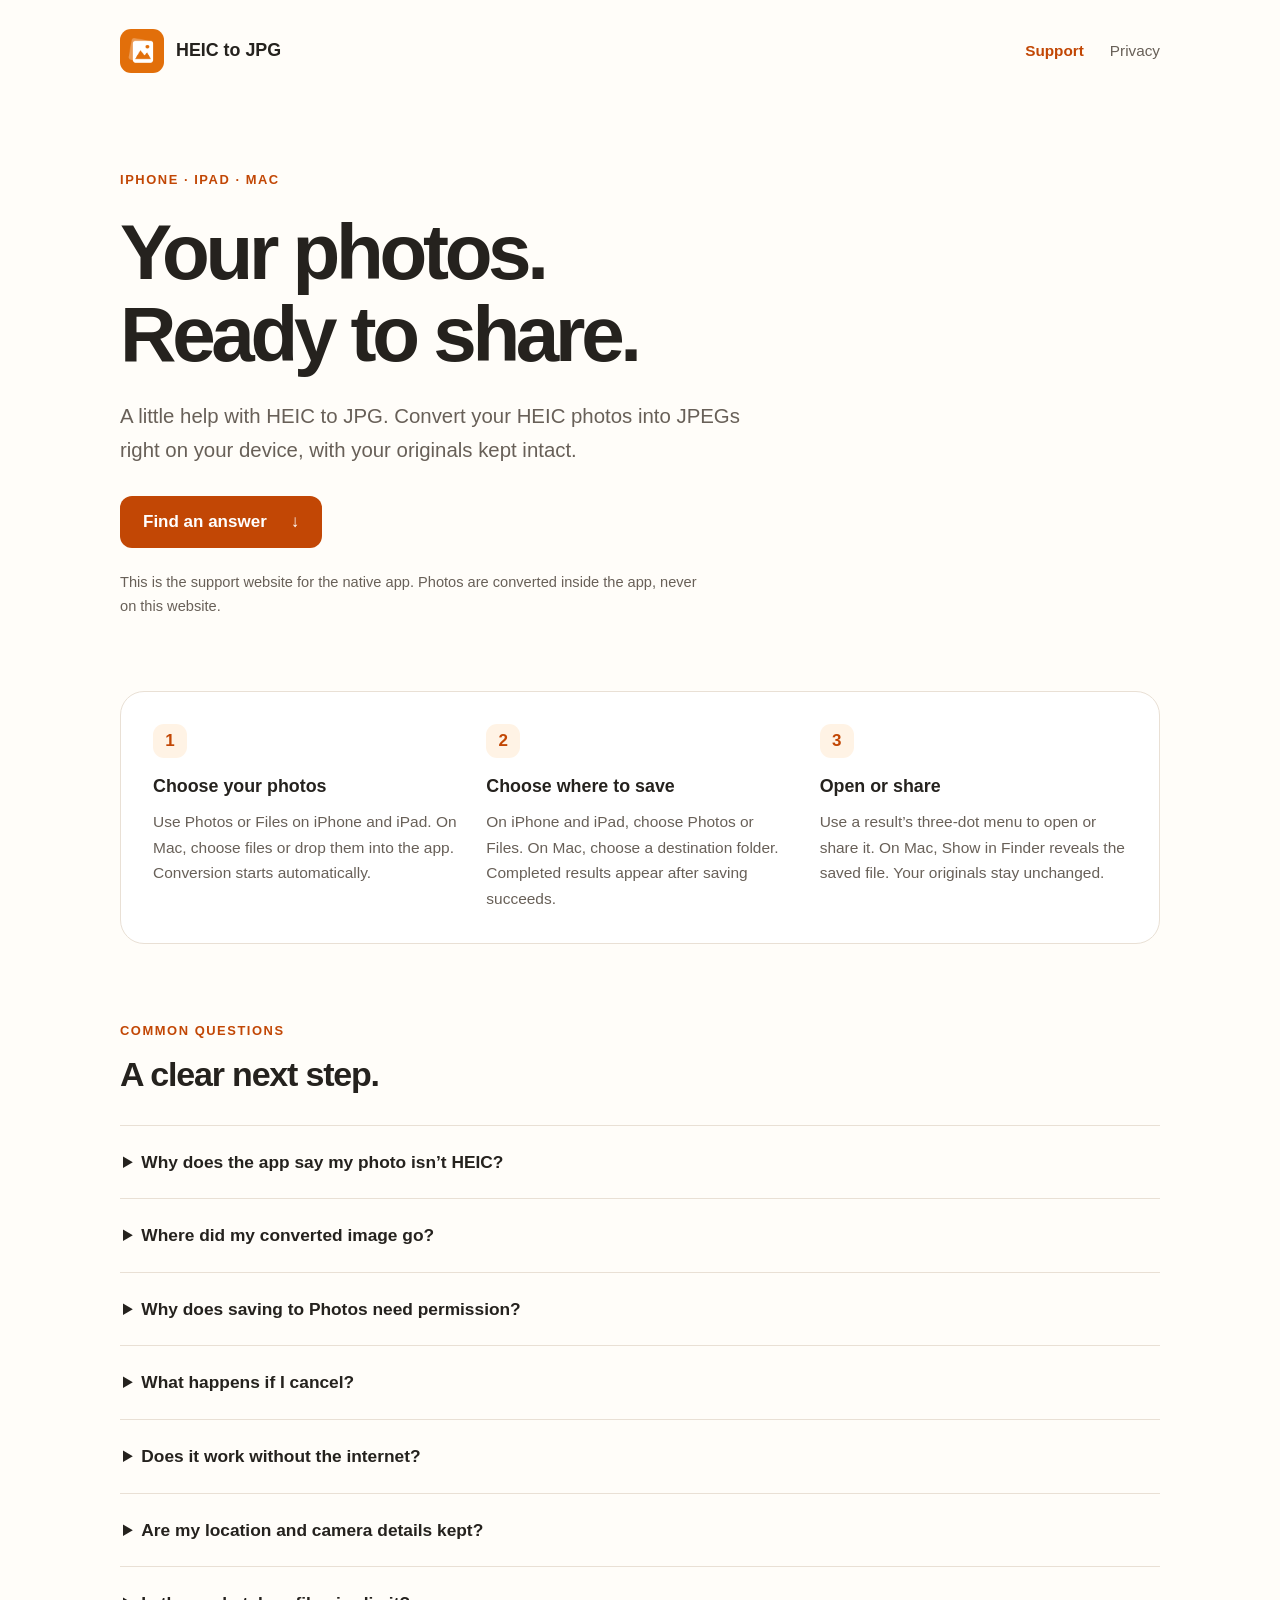
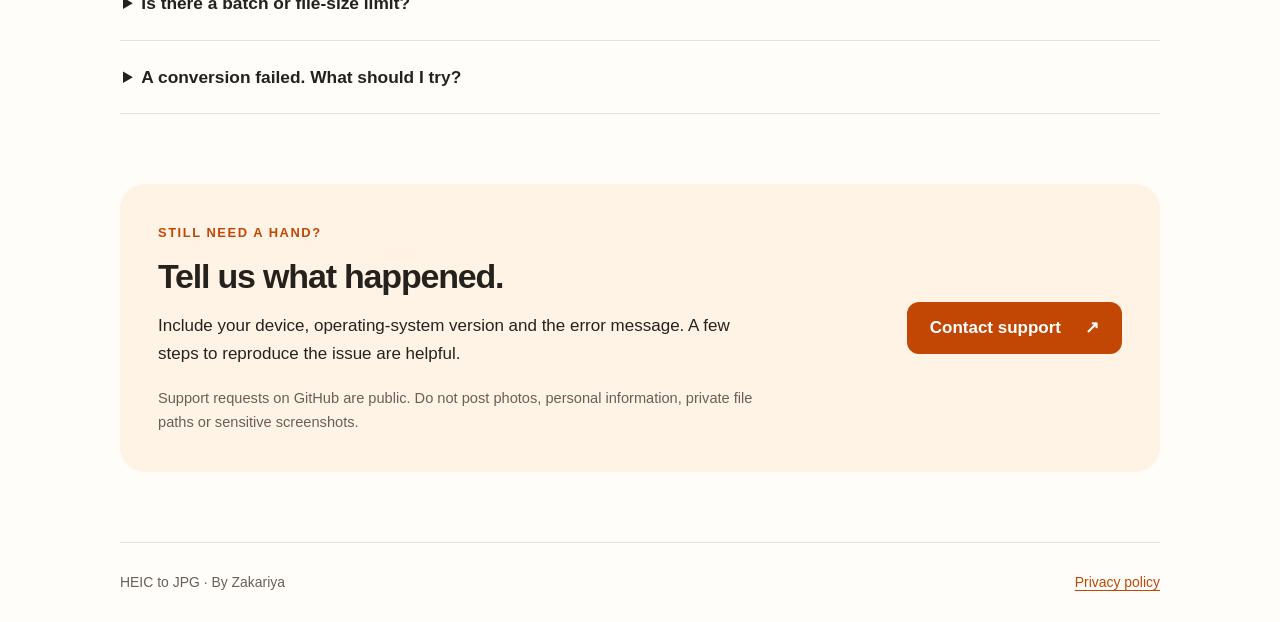
<file: index.html>
<!doctype html>
<html lang="en">
<head>
  <meta charset="utf-8">
  <meta name="viewport" content="width=device-width, initial-scale=1">
  <meta name="description" content="Help with HEIC to JPG, the private, on-device image converter for iPhone, iPad and Mac.">
  <meta name="theme-color" content="#c24705">
  <title>HEIC to JPG — Support</title>
  <link rel="icon" type="image/png" href="/assets/app-icon.png">
  <link rel="stylesheet" href="/styles.css">
</head>
<body>
  <a class="skip" href="#main">Skip to content</a>
  <header class="site-header wrap">
    <a class="brand" href="/" aria-label="HEIC to JPG support home"><img src="/assets/app-icon.png" width="44" height="44" alt=""><span>HEIC to JPG</span></a>
    <nav aria-label="Main navigation"><a href="/" aria-current="page">Support</a><a href="/privacy">Privacy</a></nav>
  </header>
  <main id="main" class="wrap">
    <section class="hero">
      <div class="eyebrow">iPhone · iPad · Mac</div>
      <h1>Your photos.<br>Ready to share.</h1>
      <p class="intro">A little help with HEIC to JPG. Convert your HEIC photos into JPEGs right on your device, with your originals kept intact.</p>
      <a class="button" href="#help">Find an answer <span aria-hidden="true">↓</span></a>
      <p class="note">This is the support website for the native app. Photos are converted inside the app, never on this website.</p>
    </section>
    <section class="steps" aria-label="How conversion works">
      <article><span class="step">1</span><h2>Choose your photos</h2><p>Use Photos or Files on iPhone and iPad. On Mac, choose files or drop them into the app. Conversion starts automatically.</p></article>
      <article><span class="step">2</span><h2>Choose where to save</h2><p>On iPhone and iPad, choose Photos or Files. On Mac, choose a destination folder. Completed results appear after saving succeeds.</p></article>
      <article><span class="step">3</span><h2>Open or share</h2><p>Use a result’s three-dot menu to open or share it. On Mac, Show in Finder reveals the saved file. Your originals stay unchanged.</p></article>
    </section>
    <section id="help" class="section">
      <div class="section-heading"><div class="eyebrow">Common questions</div><h2>A clear next step.</h2></div>
      <div class="faq">
        <details><summary>Why does the app say my photo isn’t HEIC?</summary><p>The app checks the image’s actual format. The Photos picker can also show JPEGs and PNGs, which this HEIC converter cannot convert. Choose an original HEIC or HEIF photo; changing a filename to .heic does not change its format. Unsupported or damaged images cannot be fixed by retrying.</p></details>
        <details><summary>Where did my converted image go?</summary><p>On iPhone or iPad, it goes to the Photos library or Files destination you chose. On Mac, it goes into your chosen folder; use Show in Finder to find it. Output files use the .jpeg extension. Mac export adds a number if the name is already taken rather than overwriting a file.</p></details>
        <details><summary>Why does saving to Photos need permission?</summary><p>Saving a new image needs permission to add to Photos. The app asks for add-only access, not permission to browse your entire library. If access is denied or restricted, choose Save to Files in the error message. You can also review the permission in device Settings.</p></details>
        <details><summary>What happens if I cancel?</summary><p>Cancelling a save choice or destination dialog discards that new unsaved conversion and its private temporary copies. Previously saved images stay where you saved them. Cancelling conversion stops at a safe boundary; unfinished queued work can be retried.</p></details>
        <details><summary>Does it work without the internet?</summary><p>Conversion runs on your device. If an original is stored only in iCloud or another file provider, the system may first need to download it. Saving to a cloud destination or using a sharing service can also need a connection.</p></details>
        <details><summary>Are my location and camera details kept?</summary><p>Conversion strips camera and location metadata while preserving orientation and image dimensions. JPEG is a lossy format, encoded at 90% quality. The app converts the primary still image; depth, animation, Live Photo video and HDR gain maps are not included.</p></details>
        <details><summary>Is there a batch or file-size limit?</summary><p>A batch holds up to 50 images, with a 50 MiB limit per source and 200 MiB total source data. Decoded images are limited to 100 megapixels. Remove failed inputs or clear the queue to make room. Large images can take longer to convert.</p></details>
        <details><summary>A conversion failed. What should I try?</summary><p>Use Retry unfinished photos for queued work or a potentially temporary conversion failure. For an unsupported, damaged or over-limit image, choose a valid original instead. Check that you have storage space, that cloud originals are downloaded and that your save destination is writable.</p></details>
      </div>
    </section>
    <section class="contact section" aria-labelledby="contact-title">
      <div><div class="eyebrow">Still need a hand?</div><h2 id="contact-title">Tell us what happened.</h2><p>Include your device, operating-system version and the error message. A few steps to reproduce the issue are helpful.</p><p class="note">Support requests on GitHub are public. Do not post photos, personal information, private file paths or sensitive screenshots.</p></div>
      <a class="button" href="https://github.com/Zakariya1057/heic-to-jpg-support/issues/new">Contact support <span aria-hidden="true">↗</span></a>
    </section>
  </main>
  <footer class="wrap"><p>HEIC to JPG · By Zakariya</p><a href="/privacy">Privacy policy</a></footer>
</body>
</html>
</file>
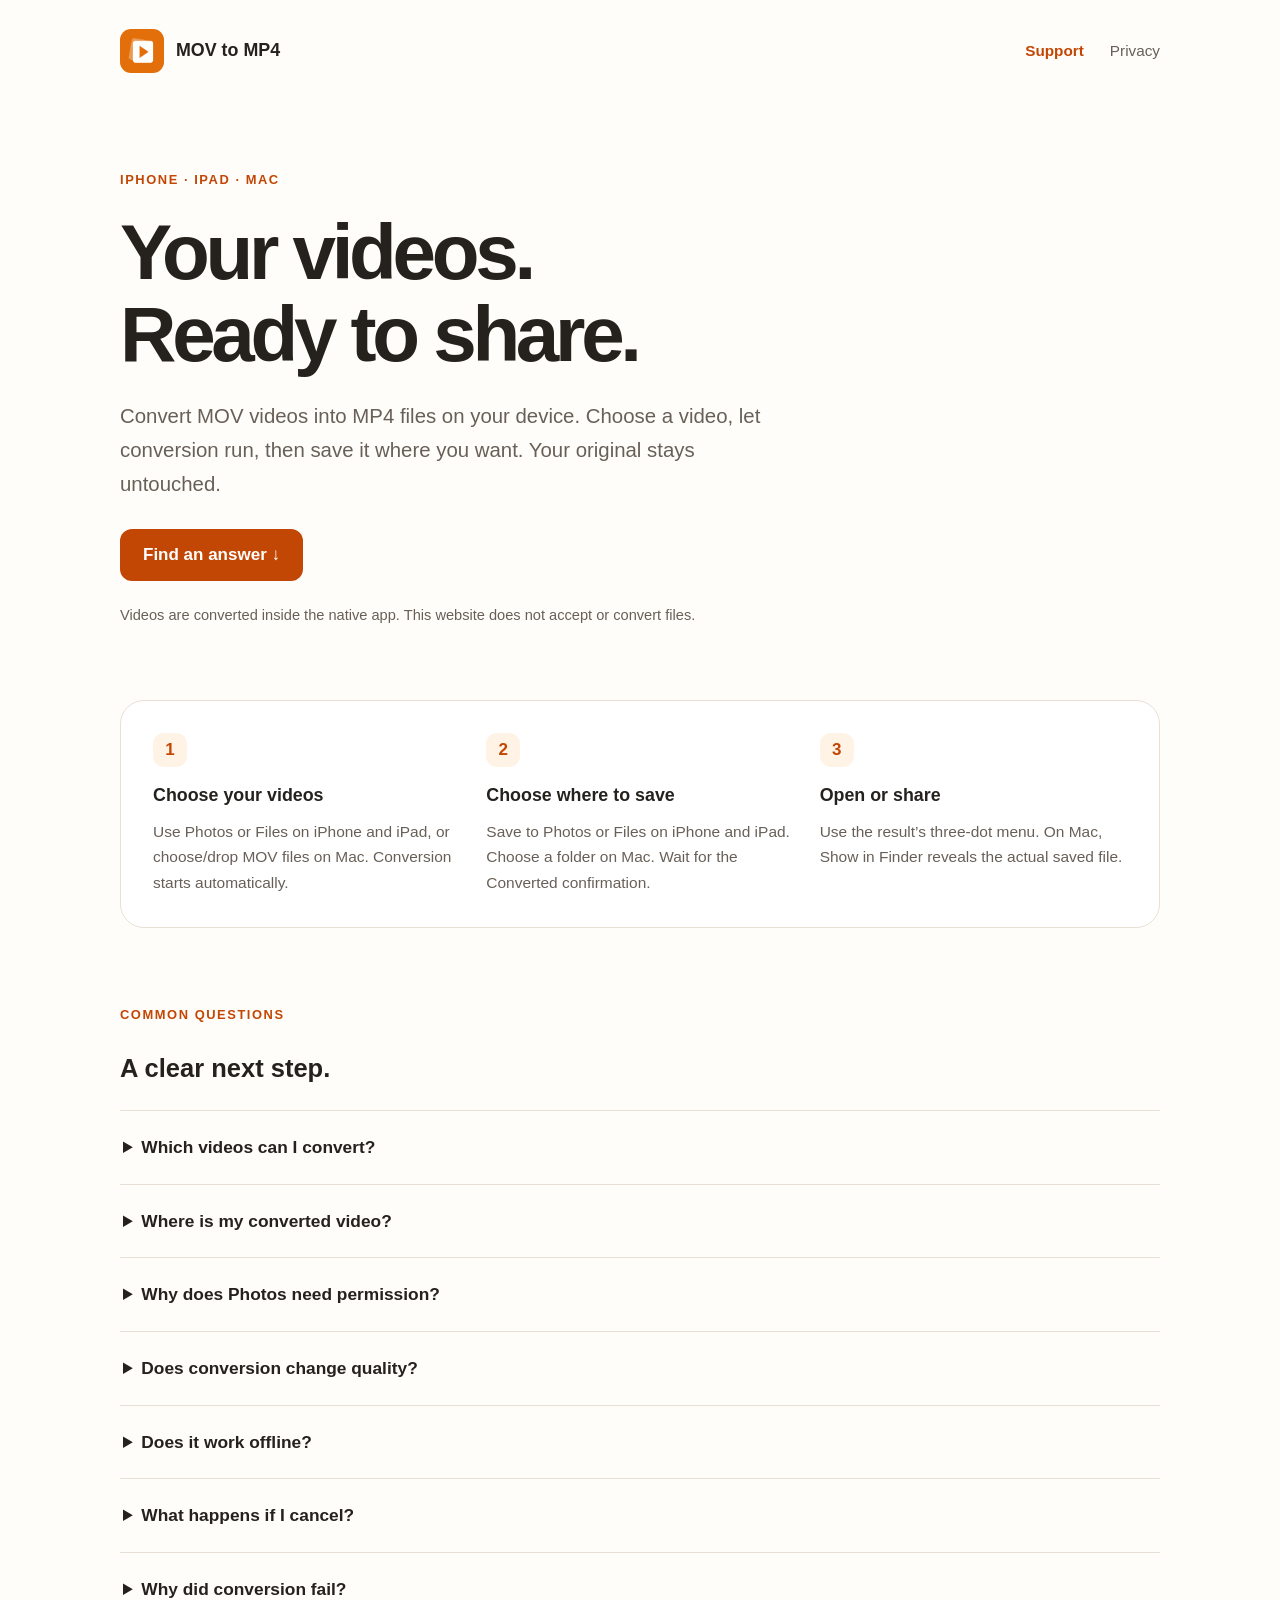
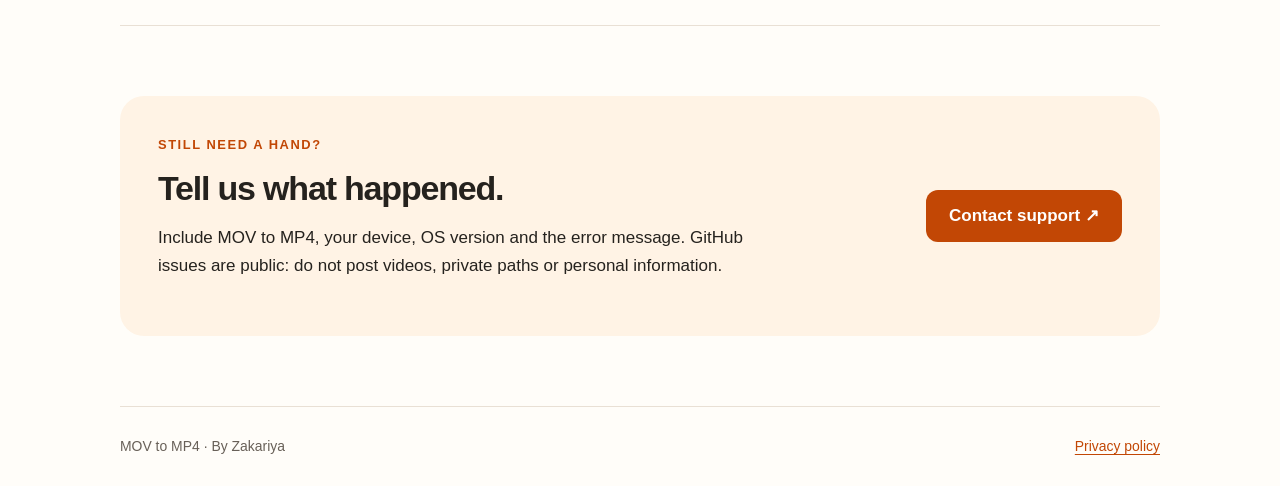
<file: mov-to-mp4/index.html>
<!doctype html>
<html lang="en"><head><meta charset="utf-8"><meta name="viewport" content="width=device-width, initial-scale=1"><meta name="description" content="Support for MOV to MP4, the on-device video converter for iPhone, iPad and Mac."><title>MOV to MP4 — Support</title><link rel="icon" href="/assets/mov-app-icon.png"><link rel="stylesheet" href="/styles.css"></head>
<body><a class="skip" href="#main">Skip to content</a>
<header class="site-header wrap"><a class="brand" href="/mov-to-mp4"><img src="/assets/mov-app-icon.png" width="44" height="44" alt=""><span>MOV to MP4</span></a><nav aria-label="Main navigation"><a href="/mov-to-mp4" aria-current="page">Support</a><a href="/mov-to-mp4/privacy">Privacy</a></nav></header>
<main id="main" class="wrap"><section class="hero"><div class="eyebrow">iPhone · iPad · Mac</div><h1>Your videos.<br>Ready to share.</h1><p class="intro">Convert MOV videos into MP4 files on your device. Choose a video, let conversion run, then save it where you want. Your original stays untouched.</p><a class="button" href="#help">Find an answer ↓</a><p class="note">Videos are converted inside the native app. This website does not accept or convert files.</p></section>
<section class="steps" aria-label="How conversion works"><article><span class="step">1</span><h2>Choose your videos</h2><p>Use Photos or Files on iPhone and iPad, or choose/drop MOV files on Mac. Conversion starts automatically.</p></article><article><span class="step">2</span><h2>Choose where to save</h2><p>Save to Photos or Files on iPhone and iPad. Choose a folder on Mac. Wait for the Converted confirmation.</p></article><article><span class="step">3</span><h2>Open or share</h2><p>Use the result’s three-dot menu. On Mac, Show in Finder reveals the actual saved file.</p></article></section>
<section id="help" class="section"><div class="eyebrow">Common questions</div><h2>A clear next step.</h2><div class="faq">
<details><summary>Which videos can I convert?</summary><p>Choose a self-contained QuickTime MOV video; external media references are not supported. Renaming an MP4 or another file to .mov does not change its container. The Photos picker can also show other video formats; unsupported selections receive an error. Support depends on the video codecs available in your operating system. Protected, damaged and audio-only files are not supported. A batch holds up to 10 videos: 1 GiB per file and 2 GiB total. Each video must be no longer than six hours, with no side above 8192 pixels and no frame above 40 megapixels.</p></details>
<details><summary>Where is my converted video?</summary><p>It is in your chosen Photos library, Files destination or Mac folder. MP4 outputs use .mp4. Use Show in Finder on Mac to locate a saved result. Existing files are not overwritten.</p></details>
<details><summary>Why does Photos need permission?</summary><p>The app uses the system picker without broad photo-library read access. Save to Photos requests add-only permission to create videos. Decline and use Files instead, or review the permission in Settings.</p></details>
<details><summary>Does conversion change quality?</summary><p>The app creates a standard MP4 for sharing. Video re-encoding can change quality and metadata; HDR, transparency, spatial information and specialist MOV tracks may not be preserved. Keep your original for editing or archival use. A smaller file is not guaranteed.</p></details>
<details><summary>Does it work offline?</summary><p>Conversion happens on your device without a conversion server. iCloud or another file provider may first need to download an original. Saving to cloud storage or explicitly sharing can require internet access.</p></details>
<details><summary>What happens if I cancel?</summary><p>Cancelling conversion stops the export. Cancelling a destination discards the new unsaved conversion; previously saved files remain. Temporary cleanup is best effort, not guaranteed secure deletion.</p></details>
<details><summary>Why did conversion fail?</summary><p>Check that the original opens, has finished downloading and is supported. Keep free storage for a local input copy and output. Try a shorter video if resources are limited. Unsupported or damaged files need a different valid original, not repeated retries.</p></details>
</div></section><section class="contact section"><div><div class="eyebrow">Still need a hand?</div><h2>Tell us what happened.</h2><p>Include MOV to MP4, your device, OS version and the error message. GitHub issues are public: do not post videos, private paths or personal information.</p></div><a class="button" href="https://github.com/Zakariya1057/heic-to-jpg-support/issues/new">Contact support ↗</a></section></main><footer class="wrap"><p>MOV to MP4 · By Zakariya</p><a href="/mov-to-mp4/privacy">Privacy policy</a></footer></body></html>
</file>
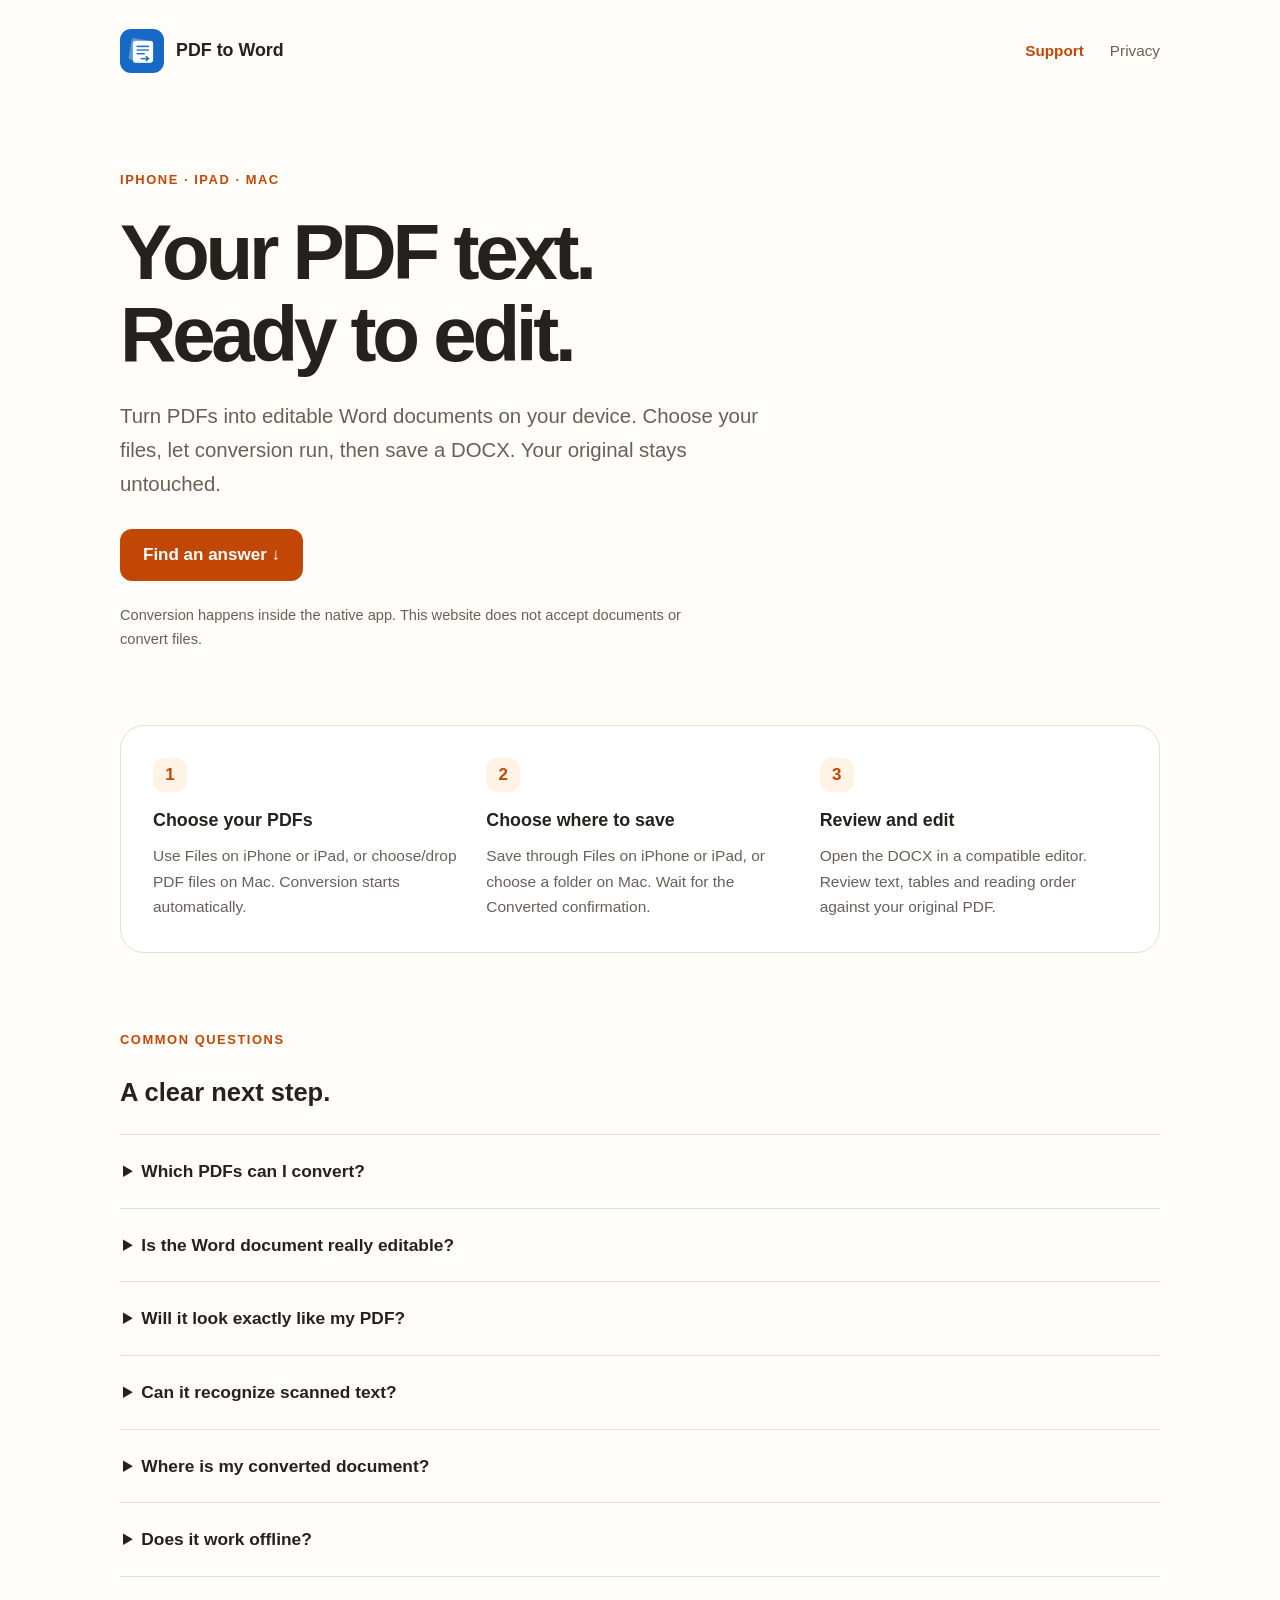
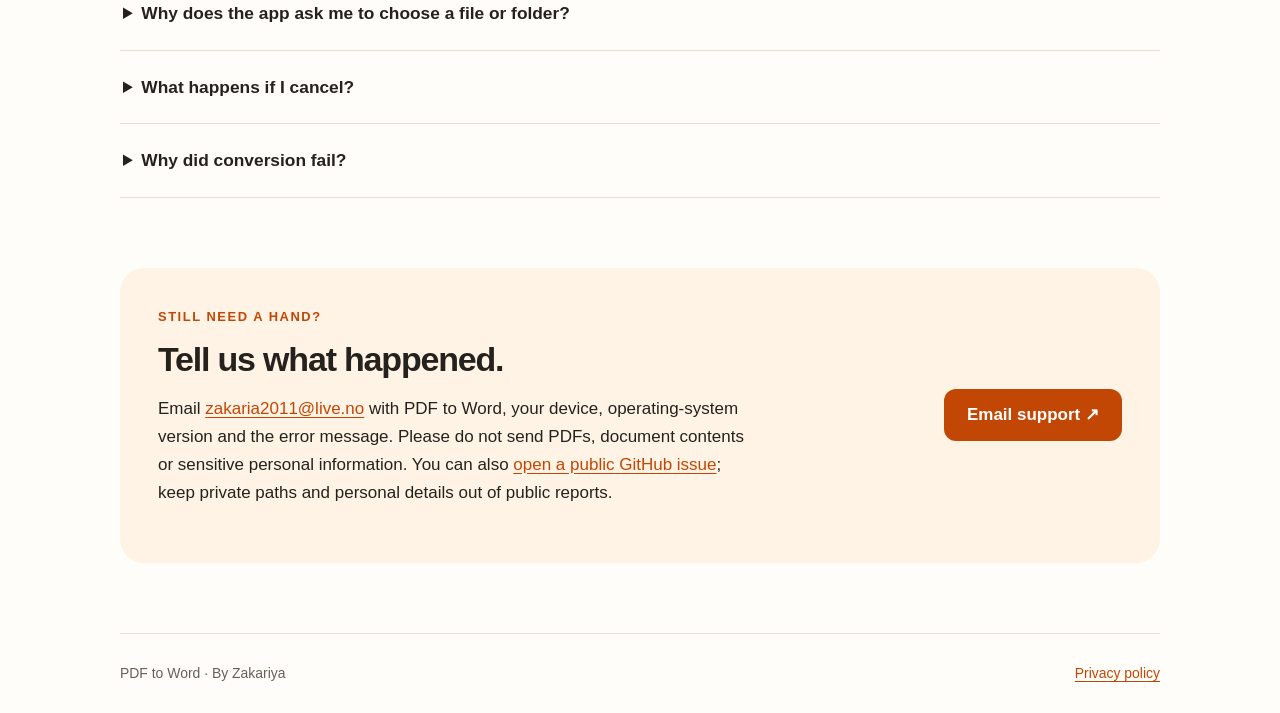
<file: pdf-to-word/index.html>
<!doctype html>
<html lang="en">
<head>
  <meta charset="utf-8">
  <meta name="viewport" content="width=device-width, initial-scale=1">
  <meta name="description" content="Help with local PDF to Word conversion, editable DOCX documents and on-device text recognition on iPhone, iPad and Mac.">
  <title>PDF to Word — Support</title>
  <link rel="icon" href="/assets/pdf-app-icon.png">
  <link rel="stylesheet" href="/styles.css">
</head>
<body>
  <a class="skip" href="#main">Skip to content</a>
  <header class="site-header wrap">
    <a class="brand" href="/pdf-to-word"><img src="/assets/pdf-app-icon.png" width="44" height="44" alt=""><span>PDF to Word</span></a>
    <nav aria-label="Main navigation"><a href="/pdf-to-word" aria-current="page">Support</a><a href="/pdf-to-word/privacy">Privacy</a></nav>
  </header>
  <main id="main" class="wrap">
    <section class="hero">
      <div class="eyebrow">iPhone · iPad · Mac</div>
      <h1>Your PDF text.<br>Ready to edit.</h1>
      <p class="intro">Turn PDFs into editable Word documents on your device. Choose your files, let conversion run, then save a DOCX. Your original stays untouched.</p>
      <a class="button" href="#help">Find an answer ↓</a>
      <p class="note">Conversion happens inside the native app. This website does not accept documents or convert files.</p>
    </section>
    <section class="steps" aria-label="How conversion works">
      <article><span class="step">1</span><h2>Choose your PDFs</h2><p>Use Files on iPhone or iPad, or choose/drop PDF files on Mac. Conversion starts automatically.</p></article>
      <article><span class="step">2</span><h2>Choose where to save</h2><p>Save through Files on iPhone or iPad, or choose a folder on Mac. Wait for the Converted confirmation.</p></article>
      <article><span class="step">3</span><h2>Review and edit</h2><p>Open the DOCX in a compatible editor. Review text, tables and reading order against your original PDF.</p></article>
    </section>
    <section id="help" class="section">
      <div class="eyebrow">Common questions</div><h2>A clear next step.</h2>
      <div class="faq">
        <details><summary>Which PDFs can I convert?</summary><p>Choose a readable, unencrypted PDF that allows copying. Each file can contain up to 100 pages and be up to 100 MiB. The queue holds up to 10 files and 200 MiB of original source data. Additional page, recognition and output limits protect device resources. Damaged, protected or oversized documents may be rejected; renaming another file to .pdf does not turn it into a PDF.</p></details>
        <details><summary>Is the Word document really editable?</summary><p>The app creates DOCX text paragraphs and recognized table cells, rather than putting page screenshots into a Word wrapper. Open the output in an editor that supports DOCX. The app does not include a document editor.</p></details>
        <details><summary>Will it look exactly like my PDF?</summary><p>PDF conversion reconstructs document structure and can change formatting. Fonts, line wrapping, page breaks, columns, merged cells, tables and reading order may differ. Detected raster illustrations can be included as image crops, not editable vector drawings. Complex artwork, forms, annotations, footnotes and equations may be incomplete or omitted. Keep your original and review the result before relying on it.</p></details>
        <details><summary>Can it recognize scanned text?</summary><p>Text recognition runs on your device. Accuracy depends on language, scan quality, rotation and document structure; mistakes and omissions are possible. Structured paragraph, list and table recognition is used on iOS and macOS 26 or later. Older supported systems use a simpler native text and line-recognition path with less capable layout recovery. Review names, numbers and table cells carefully.</p></details>
        <details><summary>Where is my converted document?</summary><p>It is in your chosen Files location or Mac folder with a .docx extension. Use the completed result’s three-dot menu to open or share it; Show in Finder reveals the actual saved file on Mac. Existing files are not overwritten by Mac folder saving.</p></details>
        <details><summary>Does it work offline?</summary><p>Conversion and recognition use native on-device frameworks without a conversion server, app account or remote SDK. iCloud or another Files provider may first need to download the original. Saving to cloud storage or explicitly sharing can require internet access.</p></details>
        <details><summary>Why does the app ask me to choose a file or folder?</summary><p>The native system picker grants access to the documents and destinations you select. No Photos permission or broad photo-library access is needed.</p></details>
        <details><summary>What happens if I cancel?</summary><p>Cancellation stops work cooperatively; a native recognition call already in progress can take a moment to finish. Cancelling a destination discards new unsaved results while preserving earlier saved files. Temporary cleanup is best effort, not guaranteed secure deletion.</p></details>
        <details><summary>Why did conversion fail?</summary><p>Check that the PDF opens, permits copying, is not encrypted and has finished downloading. Keep enough free storage for a local input copy and output. Try a clearer scan or fewer pages if recognition or resource limits are the problem. Some documents cannot be converted accurately; repeatedly retrying a damaged or unsupported original will not repair it.</p></details>
      </div>
    </section>
    <section class="contact section">
      <div><div class="eyebrow">Still need a hand?</div><h2>Tell us what happened.</h2><p>Email <a href="mailto:zakaria2011@live.no">zakaria2011@live.no</a> with PDF to Word, your device, operating-system version and the error message. Please do not send PDFs, document contents or sensitive personal information. You can also <a href="https://github.com/Zakariya1057/heic-to-jpg-support/issues/new">open a public GitHub issue</a>; keep private paths and personal details out of public reports.</p></div>
      <a class="button" href="mailto:zakaria2011@live.no">Email support ↗</a>
    </section>
  </main>
  <footer class="wrap"><p>PDF to Word · By Zakariya</p><a href="/pdf-to-word/privacy">Privacy policy</a></footer>
</body>
</html>
</file>
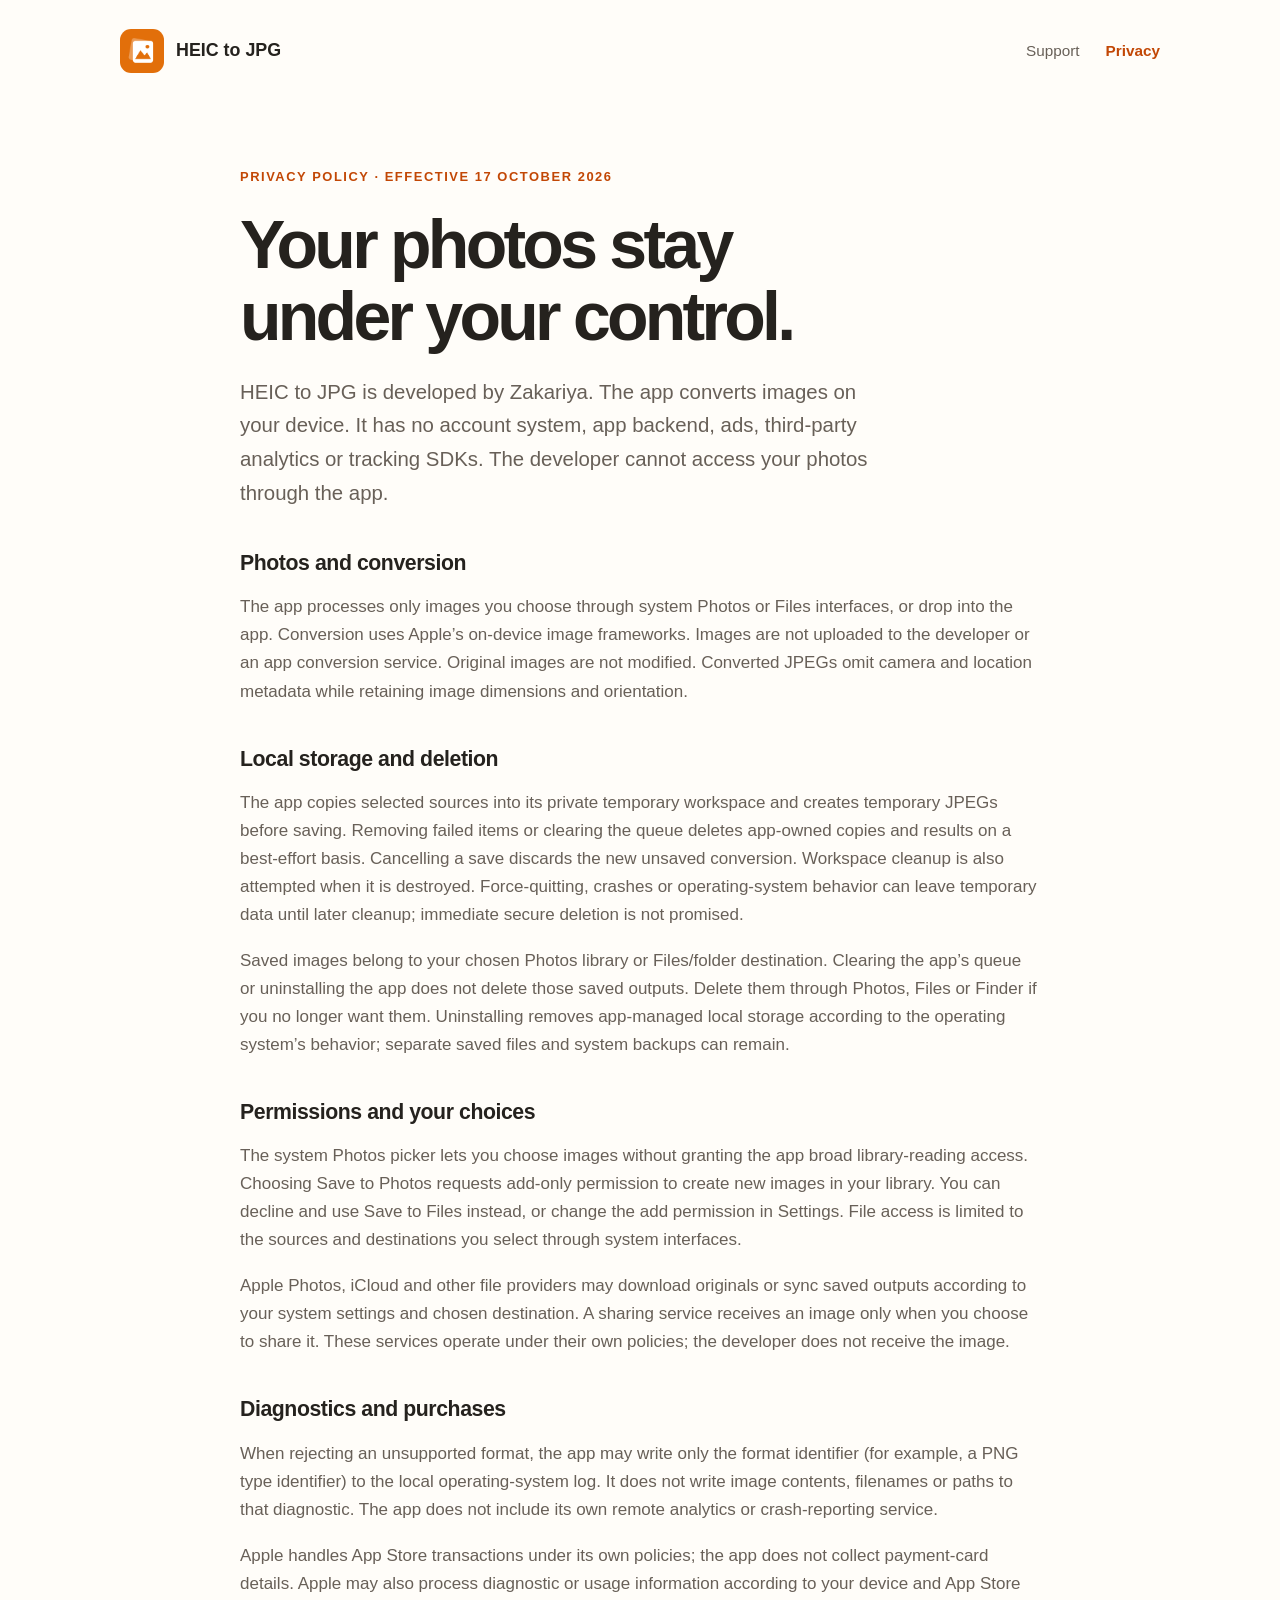
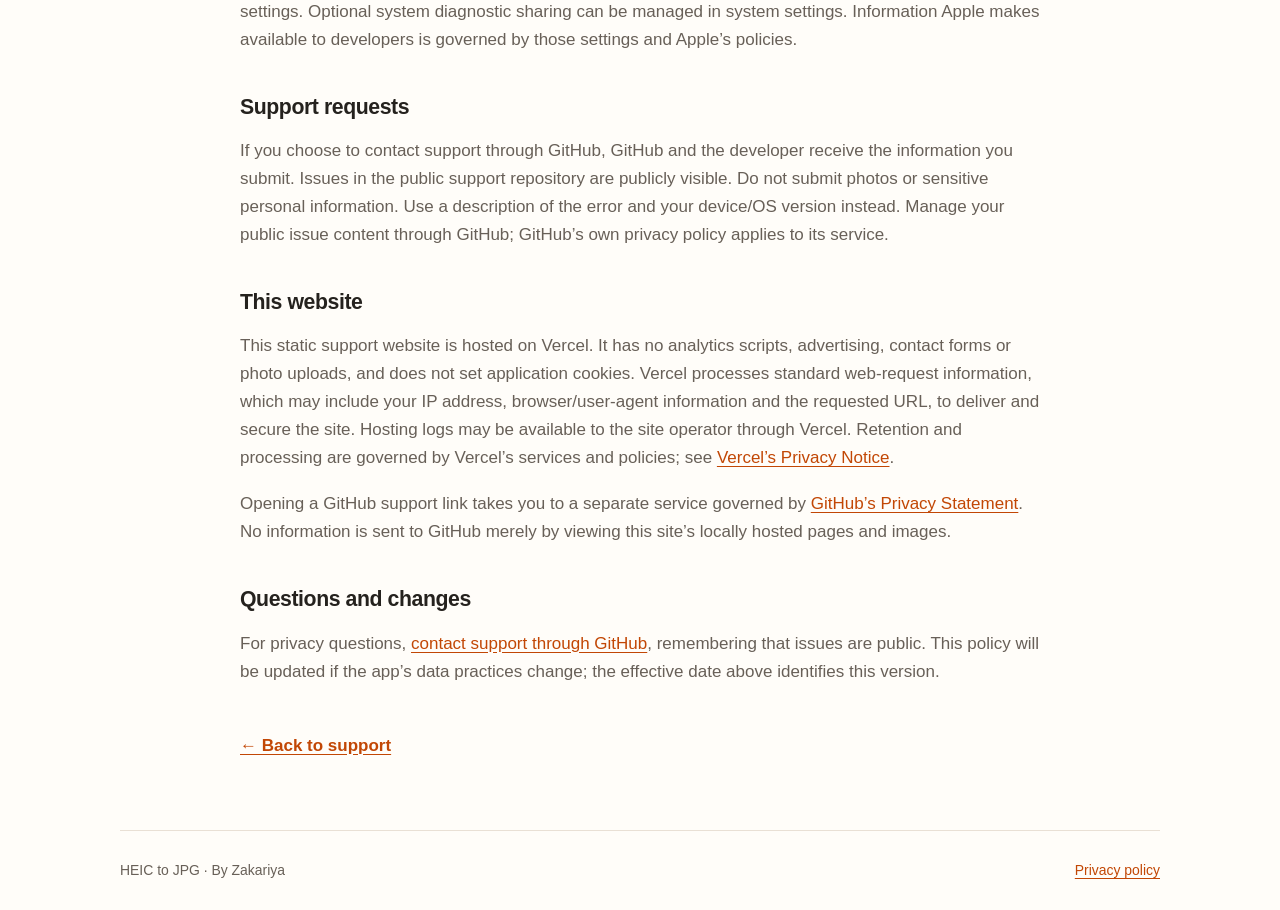
<file: privacy.html>
<!doctype html>
<html lang="en">
<head>
  <meta charset="utf-8">
  <meta name="viewport" content="width=device-width, initial-scale=1">
  <meta name="description" content="How HEIC to JPG handles your photos, local storage, permissions and support information.">
  <meta name="theme-color" content="#c24705">
  <title>HEIC to JPG — Privacy policy</title>
  <link rel="icon" type="image/png" href="/assets/app-icon.png">
  <link rel="stylesheet" href="/styles.css">
</head>
<body>
  <a class="skip" href="#main">Skip to content</a>
  <header class="site-header wrap">
    <a class="brand" href="/" aria-label="HEIC to JPG support home"><img src="/assets/app-icon.png" width="44" height="44" alt=""><span>HEIC to JPG</span></a>
    <nav aria-label="Main navigation"><a href="/">Support</a><a href="/privacy" aria-current="page">Privacy</a></nav>
  </header>
  <main id="main" class="wrap policy">
    <div class="eyebrow">Privacy policy · Effective 17 October 2026</div>
    <h1>Your photos stay<br>under your control.</h1>
    <p class="intro">HEIC to JPG is developed by Zakariya. The app converts images on your device. It has no account system, app backend, ads, third-party analytics or tracking SDKs. The developer cannot access your photos through the app.</p>
    <section><h2>Photos and conversion</h2><p>The app processes only images you choose through system Photos or Files interfaces, or drop into the app. Conversion uses Apple’s on-device image frameworks. Images are not uploaded to the developer or an app conversion service. Original images are not modified. Converted JPEGs omit camera and location metadata while retaining image dimensions and orientation.</p></section>
    <section><h2>Local storage and deletion</h2><p>The app copies selected sources into its private temporary workspace and creates temporary JPEGs before saving. Removing failed items or clearing the queue deletes app-owned copies and results on a best-effort basis. Cancelling a save discards the new unsaved conversion. Workspace cleanup is also attempted when it is destroyed. Force-quitting, crashes or operating-system behavior can leave temporary data until later cleanup; immediate secure deletion is not promised.</p><p>Saved images belong to your chosen Photos library or Files/folder destination. Clearing the app’s queue or uninstalling the app does not delete those saved outputs. Delete them through Photos, Files or Finder if you no longer want them. Uninstalling removes app-managed local storage according to the operating system’s behavior; separate saved files and system backups can remain.</p></section>
    <section><h2>Permissions and your choices</h2><p>The system Photos picker lets you choose images without granting the app broad library-reading access. Choosing Save to Photos requests add-only permission to create new images in your library. You can decline and use Save to Files instead, or change the add permission in Settings. File access is limited to the sources and destinations you select through system interfaces.</p><p>Apple Photos, iCloud and other file providers may download originals or sync saved outputs according to your system settings and chosen destination. A sharing service receives an image only when you choose to share it. These services operate under their own policies; the developer does not receive the image.</p></section>
    <section><h2>Diagnostics and purchases</h2><p>When rejecting an unsupported format, the app may write only the format identifier (for example, a PNG type identifier) to the local operating-system log. It does not write image contents, filenames or paths to that diagnostic. The app does not include its own remote analytics or crash-reporting service.</p><p>Apple handles App Store transactions under its own policies; the app does not collect payment-card details. Apple may also process diagnostic or usage information according to your device and App Store settings. Optional system diagnostic sharing can be managed in system settings. Information Apple makes available to developers is governed by those settings and Apple’s policies.</p></section>
    <section><h2>Support requests</h2><p>If you choose to contact support through GitHub, GitHub and the developer receive the information you submit. Issues in the public support repository are publicly visible. Do not submit photos or sensitive personal information. Use a description of the error and your device/OS version instead. Manage your public issue content through GitHub; GitHub’s own privacy policy applies to its service.</p></section>
    <section><h2>This website</h2><p>This static support website is hosted on Vercel. It has no analytics scripts, advertising, contact forms or photo uploads, and does not set application cookies. Vercel processes standard web-request information, which may include your IP address, browser/user-agent information and the requested URL, to deliver and secure the site. Hosting logs may be available to the site operator through Vercel. Retention and processing are governed by Vercel’s services and policies; see <a href="https://vercel.com/legal/privacy-notice">Vercel’s Privacy Notice</a>.</p><p>Opening a GitHub support link takes you to a separate service governed by <a href="https://docs.github.com/en/site-policy/privacy-policies/github-general-privacy-statement">GitHub’s Privacy Statement</a>. No information is sent to GitHub merely by viewing this site’s locally hosted pages and images.</p></section>
    <section><h2>Questions and changes</h2><p>For privacy questions, <a href="https://github.com/Zakariya1057/heic-to-jpg-support/issues/new">contact support through GitHub</a>, remembering that issues are public. This policy will be updated if the app’s data practices change; the effective date above identifies this version.</p></section>
    <a class="text-link" href="/">← Back to support</a>
  </main>
  <footer class="wrap"><p>HEIC to JPG · By Zakariya</p><a href="/privacy" aria-current="page">Privacy policy</a></footer>
</body>
</html>
</file>
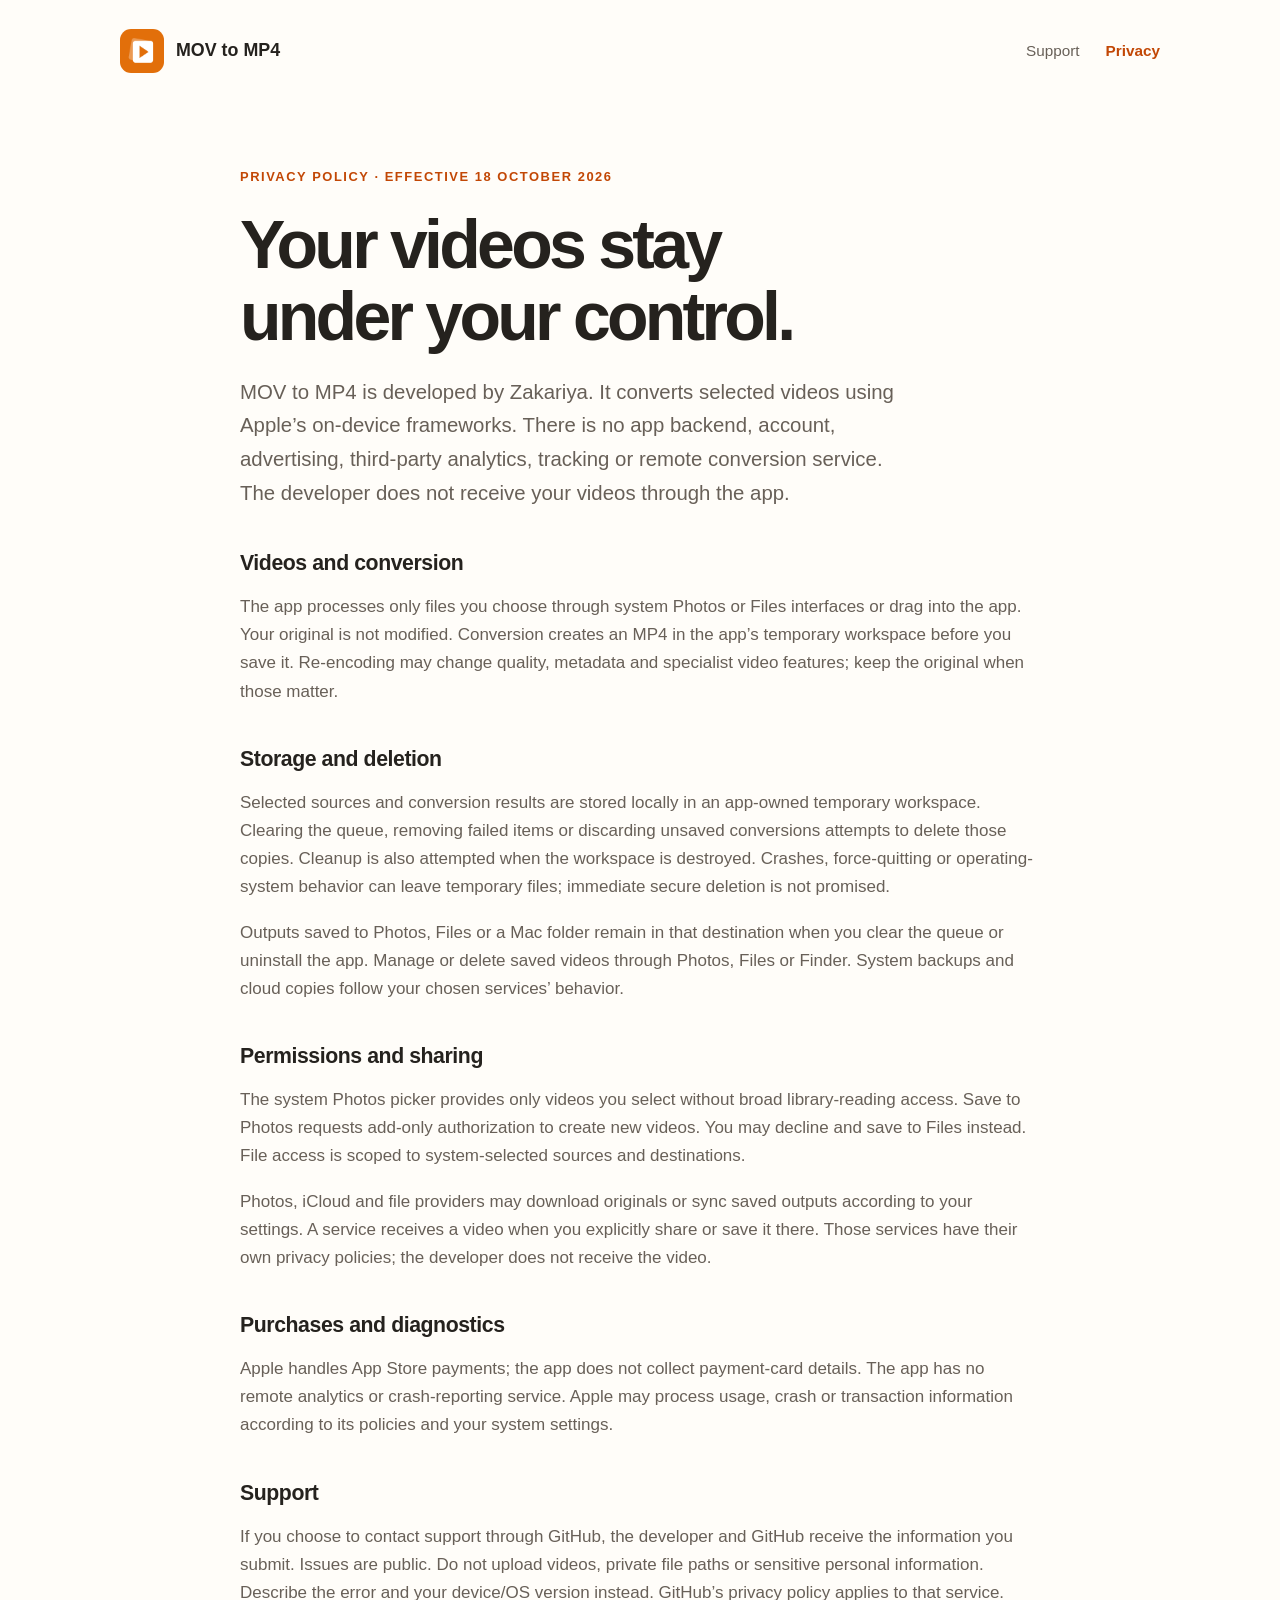
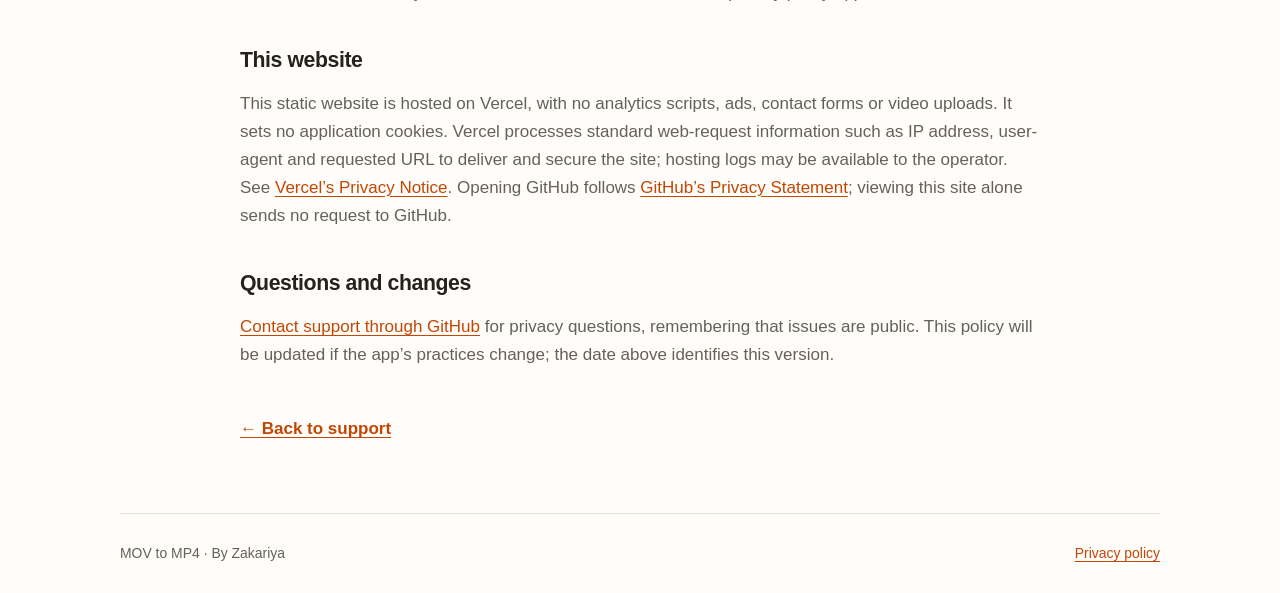
<file: mov-to-mp4/privacy.html>
<!doctype html>
<html lang="en"><head><meta charset="utf-8"><meta name="viewport" content="width=device-width, initial-scale=1"><meta name="description" content="MOV to MP4 privacy: local video processing, storage and permissions."><title>MOV to MP4 — Privacy policy</title><link rel="icon" href="/assets/mov-app-icon.png"><link rel="stylesheet" href="/styles.css"></head>
<body><a class="skip" href="#main">Skip to content</a><header class="site-header wrap"><a class="brand" href="/mov-to-mp4"><img src="/assets/mov-app-icon.png" width="44" height="44" alt=""><span>MOV to MP4</span></a><nav aria-label="Main navigation"><a href="/mov-to-mp4">Support</a><a href="/mov-to-mp4/privacy" aria-current="page">Privacy</a></nav></header>
<main id="main" class="wrap policy"><div class="eyebrow">Privacy policy · Effective 18 October 2026</div><h1>Your videos stay<br>under your control.</h1><p class="intro">MOV to MP4 is developed by Zakariya. It converts selected videos using Apple’s on-device frameworks. There is no app backend, account, advertising, third-party analytics, tracking or remote conversion service. The developer does not receive your videos through the app.</p>
<section><h2>Videos and conversion</h2><p>The app processes only files you choose through system Photos or Files interfaces or drag into the app. Your original is not modified. Conversion creates an MP4 in the app’s temporary workspace before you save it. Re-encoding may change quality, metadata and specialist video features; keep the original when those matter.</p></section>
<section><h2>Storage and deletion</h2><p>Selected sources and conversion results are stored locally in an app-owned temporary workspace. Clearing the queue, removing failed items or discarding unsaved conversions attempts to delete those copies. Cleanup is also attempted when the workspace is destroyed. Crashes, force-quitting or operating-system behavior can leave temporary files; immediate secure deletion is not promised.</p><p>Outputs saved to Photos, Files or a Mac folder remain in that destination when you clear the queue or uninstall the app. Manage or delete saved videos through Photos, Files or Finder. System backups and cloud copies follow your chosen services’ behavior.</p></section>
<section><h2>Permissions and sharing</h2><p>The system Photos picker provides only videos you select without broad library-reading access. Save to Photos requests add-only authorization to create new videos. You may decline and save to Files instead. File access is scoped to system-selected sources and destinations.</p><p>Photos, iCloud and file providers may download originals or sync saved outputs according to your settings. A service receives a video when you explicitly share or save it there. Those services have their own privacy policies; the developer does not receive the video.</p></section>
<section><h2>Purchases and diagnostics</h2><p>Apple handles App Store payments; the app does not collect payment-card details. The app has no remote analytics or crash-reporting service. Apple may process usage, crash or transaction information according to its policies and your system settings.</p></section>
<section><h2>Support</h2><p>If you choose to contact support through GitHub, the developer and GitHub receive the information you submit. Issues are public. Do not upload videos, private file paths or sensitive personal information. Describe the error and your device/OS version instead. GitHub’s privacy policy applies to that service.</p></section>
<section><h2>This website</h2><p>This static website is hosted on Vercel, with no analytics scripts, ads, contact forms or video uploads. It sets no application cookies. Vercel processes standard web-request information such as IP address, user-agent and requested URL to deliver and secure the site; hosting logs may be available to the operator. See <a href="https://vercel.com/legal/privacy-notice">Vercel’s Privacy Notice</a>. Opening GitHub follows <a href="https://docs.github.com/en/site-policy/privacy-policies/github-general-privacy-statement">GitHub’s Privacy Statement</a>; viewing this site alone sends no request to GitHub.</p></section>
<section><h2>Questions and changes</h2><p><a href="https://github.com/Zakariya1057/heic-to-jpg-support/issues/new">Contact support through GitHub</a> for privacy questions, remembering that issues are public. This policy will be updated if the app’s practices change; the date above identifies this version.</p></section><a class="text-link" href="/mov-to-mp4">← Back to support</a></main><footer class="wrap"><p>MOV to MP4 · By Zakariya</p><a href="/mov-to-mp4/privacy">Privacy policy</a></footer></body></html>
</file>
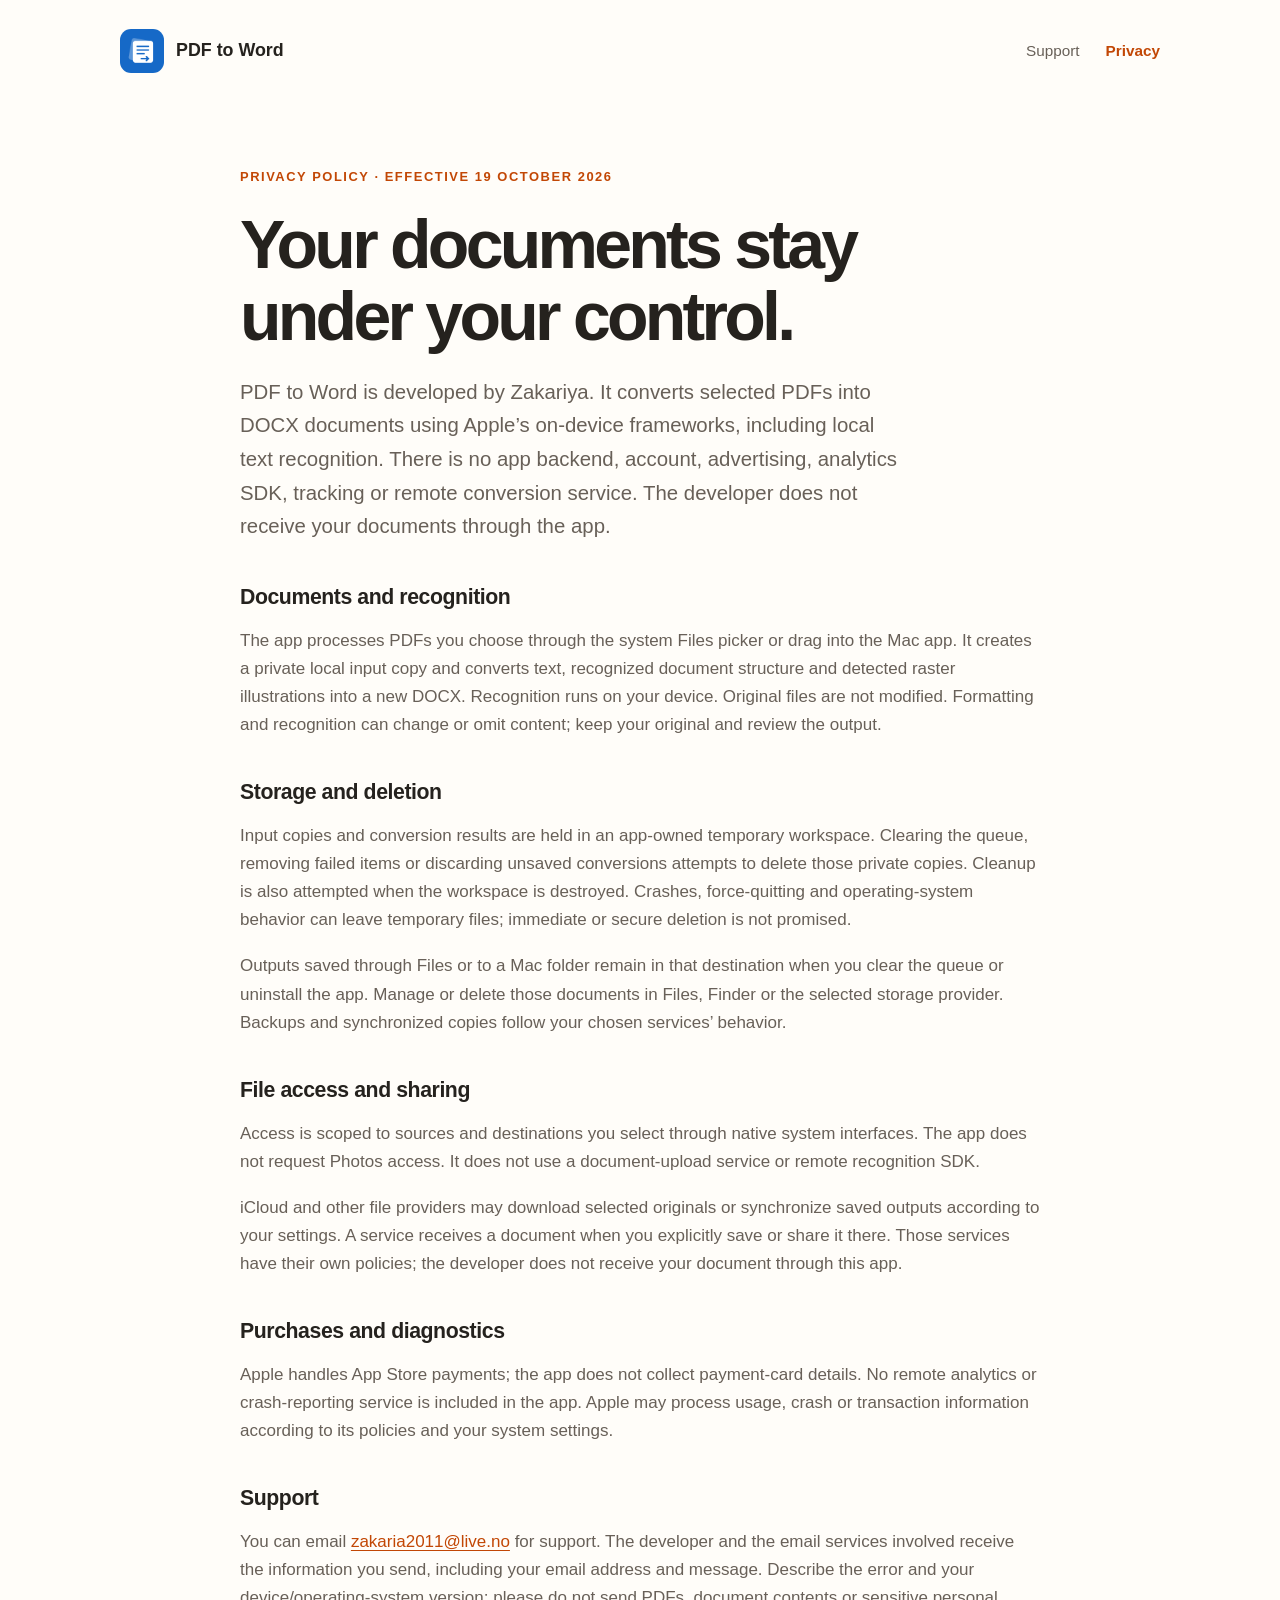
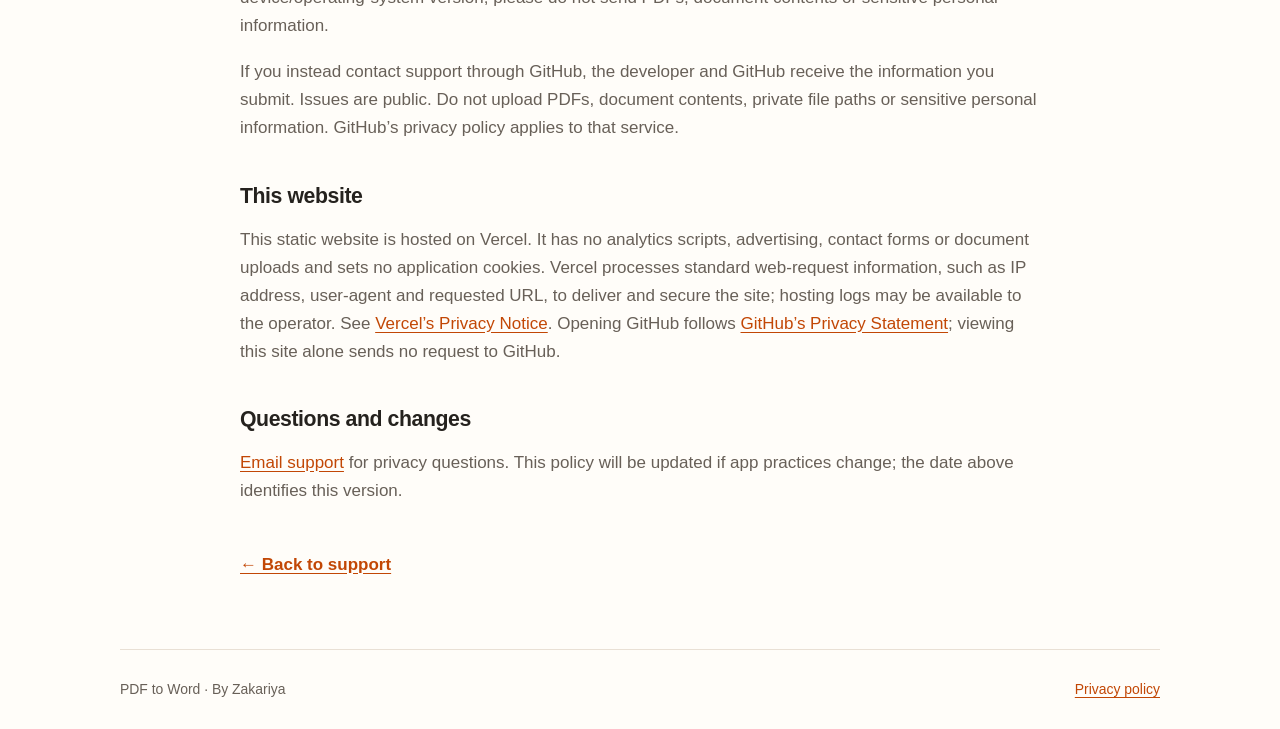
<file: pdf-to-word/privacy.html>
<!doctype html>
<html lang="en">
<head>
  <meta charset="utf-8">
  <meta name="viewport" content="width=device-width, initial-scale=1">
  <meta name="description" content="PDF to Word privacy: local document processing, on-device recognition, selected file access and temporary storage.">
  <title>PDF to Word — Privacy policy</title>
  <link rel="icon" href="/assets/pdf-app-icon.png">
  <link rel="stylesheet" href="/styles.css">
</head>
<body>
  <a class="skip" href="#main">Skip to content</a>
  <header class="site-header wrap">
    <a class="brand" href="/pdf-to-word"><img src="/assets/pdf-app-icon.png" width="44" height="44" alt=""><span>PDF to Word</span></a>
    <nav aria-label="Main navigation"><a href="/pdf-to-word">Support</a><a href="/pdf-to-word/privacy" aria-current="page">Privacy</a></nav>
  </header>
  <main id="main" class="wrap policy">
    <div class="eyebrow">Privacy policy · Effective 19 October 2026</div>
    <h1>Your documents stay<br>under your control.</h1>
    <p class="intro">PDF to Word is developed by Zakariya. It converts selected PDFs into DOCX documents using Apple’s on-device frameworks, including local text recognition. There is no app backend, account, advertising, analytics SDK, tracking or remote conversion service. The developer does not receive your documents through the app.</p>
    <section><h2>Documents and recognition</h2><p>The app processes PDFs you choose through the system Files picker or drag into the Mac app. It creates a private local input copy and converts text, recognized document structure and detected raster illustrations into a new DOCX. Recognition runs on your device. Original files are not modified. Formatting and recognition can change or omit content; keep your original and review the output.</p></section>
    <section><h2>Storage and deletion</h2><p>Input copies and conversion results are held in an app-owned temporary workspace. Clearing the queue, removing failed items or discarding unsaved conversions attempts to delete those private copies. Cleanup is also attempted when the workspace is destroyed. Crashes, force-quitting and operating-system behavior can leave temporary files; immediate or secure deletion is not promised.</p><p>Outputs saved through Files or to a Mac folder remain in that destination when you clear the queue or uninstall the app. Manage or delete those documents in Files, Finder or the selected storage provider. Backups and synchronized copies follow your chosen services’ behavior.</p></section>
    <section><h2>File access and sharing</h2><p>Access is scoped to sources and destinations you select through native system interfaces. The app does not request Photos access. It does not use a document-upload service or remote recognition SDK.</p><p>iCloud and other file providers may download selected originals or synchronize saved outputs according to your settings. A service receives a document when you explicitly save or share it there. Those services have their own policies; the developer does not receive your document through this app.</p></section>
    <section><h2>Purchases and diagnostics</h2><p>Apple handles App Store payments; the app does not collect payment-card details. No remote analytics or crash-reporting service is included in the app. Apple may process usage, crash or transaction information according to its policies and your system settings.</p></section>
    <section><h2>Support</h2><p>You can email <a href="mailto:zakaria2011@live.no">zakaria2011@live.no</a> for support. The developer and the email services involved receive the information you send, including your email address and message. Describe the error and your device/operating-system version; please do not send PDFs, document contents or sensitive personal information.</p><p>If you instead contact support through GitHub, the developer and GitHub receive the information you submit. Issues are public. Do not upload PDFs, document contents, private file paths or sensitive personal information. GitHub’s privacy policy applies to that service.</p></section>
    <section><h2>This website</h2><p>This static website is hosted on Vercel. It has no analytics scripts, advertising, contact forms or document uploads and sets no application cookies. Vercel processes standard web-request information, such as IP address, user-agent and requested URL, to deliver and secure the site; hosting logs may be available to the operator. See <a href="https://vercel.com/legal/privacy-notice">Vercel’s Privacy Notice</a>. Opening GitHub follows <a href="https://docs.github.com/en/site-policy/privacy-policies/github-general-privacy-statement">GitHub’s Privacy Statement</a>; viewing this site alone sends no request to GitHub.</p></section>
    <section><h2>Questions and changes</h2><p><a href="mailto:zakaria2011@live.no">Email support</a> for privacy questions. This policy will be updated if app practices change; the date above identifies this version.</p></section>
    <a class="text-link" href="/pdf-to-word">← Back to support</a>
  </main>
  <footer class="wrap"><p>PDF to Word · By Zakariya</p><a href="/pdf-to-word/privacy">Privacy policy</a></footer>
</body>
</html>
</file>
<file: styles.css>
:root{color-scheme:light;--ink:#25221e;--muted:#686058;--orange:#c24705;--paper:#fffdf9;--line:#e9e0d5;--tint:#fff3e5;font-family:-apple-system,BlinkMacSystemFont,"Segoe UI",sans-serif;font-size:17px;line-height:1.65;color:var(--ink);background:var(--paper)}
*{box-sizing:border-box}body{margin:0}a{color:var(--orange);text-underline-offset:.2em}a:hover{text-decoration-thickness:2px}a:focus-visible,summary:focus-visible{outline:3px solid var(--orange);outline-offset:5px;border-radius:4px}.wrap{width:min(100% - 48px,1040px);margin-inline:auto}.site-header{display:flex;align-items:center;justify-content:space-between;gap:24px;padding-block:28px}.brand{display:flex;gap:12px;align-items:center;font-size:1.05rem;font-weight:700;text-decoration:none;color:var(--ink)}.brand img{border-radius:11px}nav{display:flex;gap:26px}nav a{font-size:.9rem;color:var(--muted);padding-block:10px;text-decoration:none}nav [aria-current]{color:var(--orange);font-weight:650}.skip{position:absolute;top:8px;left:8px;transform:translateY(-160%);background:white;padding:12px;z-index:2}.skip:focus{transform:none}.hero{padding:68px 0 55px;max-width:750px}.eyebrow{color:var(--orange);font-size:.76rem;font-weight:750;letter-spacing:.12em;text-transform:uppercase}h1{font-size:clamp(2.8rem,7vw,4.6rem);line-height:1.06;letter-spacing:-.055em;margin:20px 0 24px;font-weight:750}p{margin:0 0 18px}.intro{font-size:1.2rem;line-height:1.65;color:var(--muted);max-width:660px}.button{display:inline-flex;gap:24px;align-items:center;justify-content:space-between;min-height:48px;padding:12px 23px;border-radius:12px;background:var(--orange);color:white;text-decoration:none;font-weight:650;white-space:nowrap}.button:hover{background:#a83d04;text-decoration:none}.hero .button{margin-top:10px}.note{font-size:.86rem;color:var(--muted);max-width:590px}.hero .note{margin-top:22px}.steps{display:grid;grid-template-columns:repeat(3,1fr);gap:26px;padding:32px;border:1px solid var(--line);border-radius:24px;background:#fff}.step{display:grid;place-items:center;width:34px;height:34px;border-radius:11px;background:var(--tint);color:var(--orange);font-weight:750}.steps h2{font-size:1.05rem;margin:14px 0 8px}.steps p{font-size:.91rem;color:var(--muted);margin:0}.section{padding-top:76px;scroll-margin-top:24px}.section-heading h2,.contact h2{font-size:2rem;line-height:1.2;letter-spacing:-.035em;margin:12px 0 30px}.faq{border-top:1px solid var(--line)}details{border-bottom:1px solid var(--line);padding:0 3px}summary{cursor:pointer;padding:22px 0;font-size:1.02rem;font-weight:650}details p{max-width:800px;color:var(--muted);padding:0 0 10px}.contact{display:flex;align-items:center;gap:45px;justify-content:space-between;padding:38px;background:var(--tint);border-radius:24px;margin-top:70px}.contact h2{margin-bottom:15px}.contact p{max-width:600px}.contact .note{margin-bottom:0}.contact .button{flex-shrink:0}footer{display:flex;align-items:center;justify-content:space-between;gap:20px;border-top:1px solid var(--line);margin-top:70px!important;padding-block:28px;color:var(--muted);font-size:.82rem}footer p{margin:0}.policy{max-width:800px;padding-top:65px}.policy h1{font-size:clamp(2.7rem,6vw,4rem)}.policy section{margin-top:36px}.policy h2{font-size:1.25rem;letter-spacing:-.02em;margin:0 0 12px}.policy section p{color:var(--muted)}.text-link{display:inline-block;margin-top:28px;font-weight:600}
@media(max-width:720px){.hero{padding-top:42px}.steps{grid-template-columns:1fr;padding:25px;gap:28px}.contact{display:block;padding:25px}.contact .button{margin-top:24px}.section{padding-top:55px}.contact.section{padding-top:25px}.policy{padding-top:40px}}
@media(max-width:420px){.wrap{width:calc(100% - 32px)}.site-header{gap:14px;padding-block:20px}.brand{font-size:.93rem;gap:8px}.brand img{width:36px;height:36px}nav{gap:14px}nav a{font-size:.83rem}h1{font-size:2.8rem}footer{align-items:flex-start;flex-direction:column;gap:8px}}
@media(prefers-reduced-motion:no-preference){html{scroll-behavior:smooth}}
</file>
